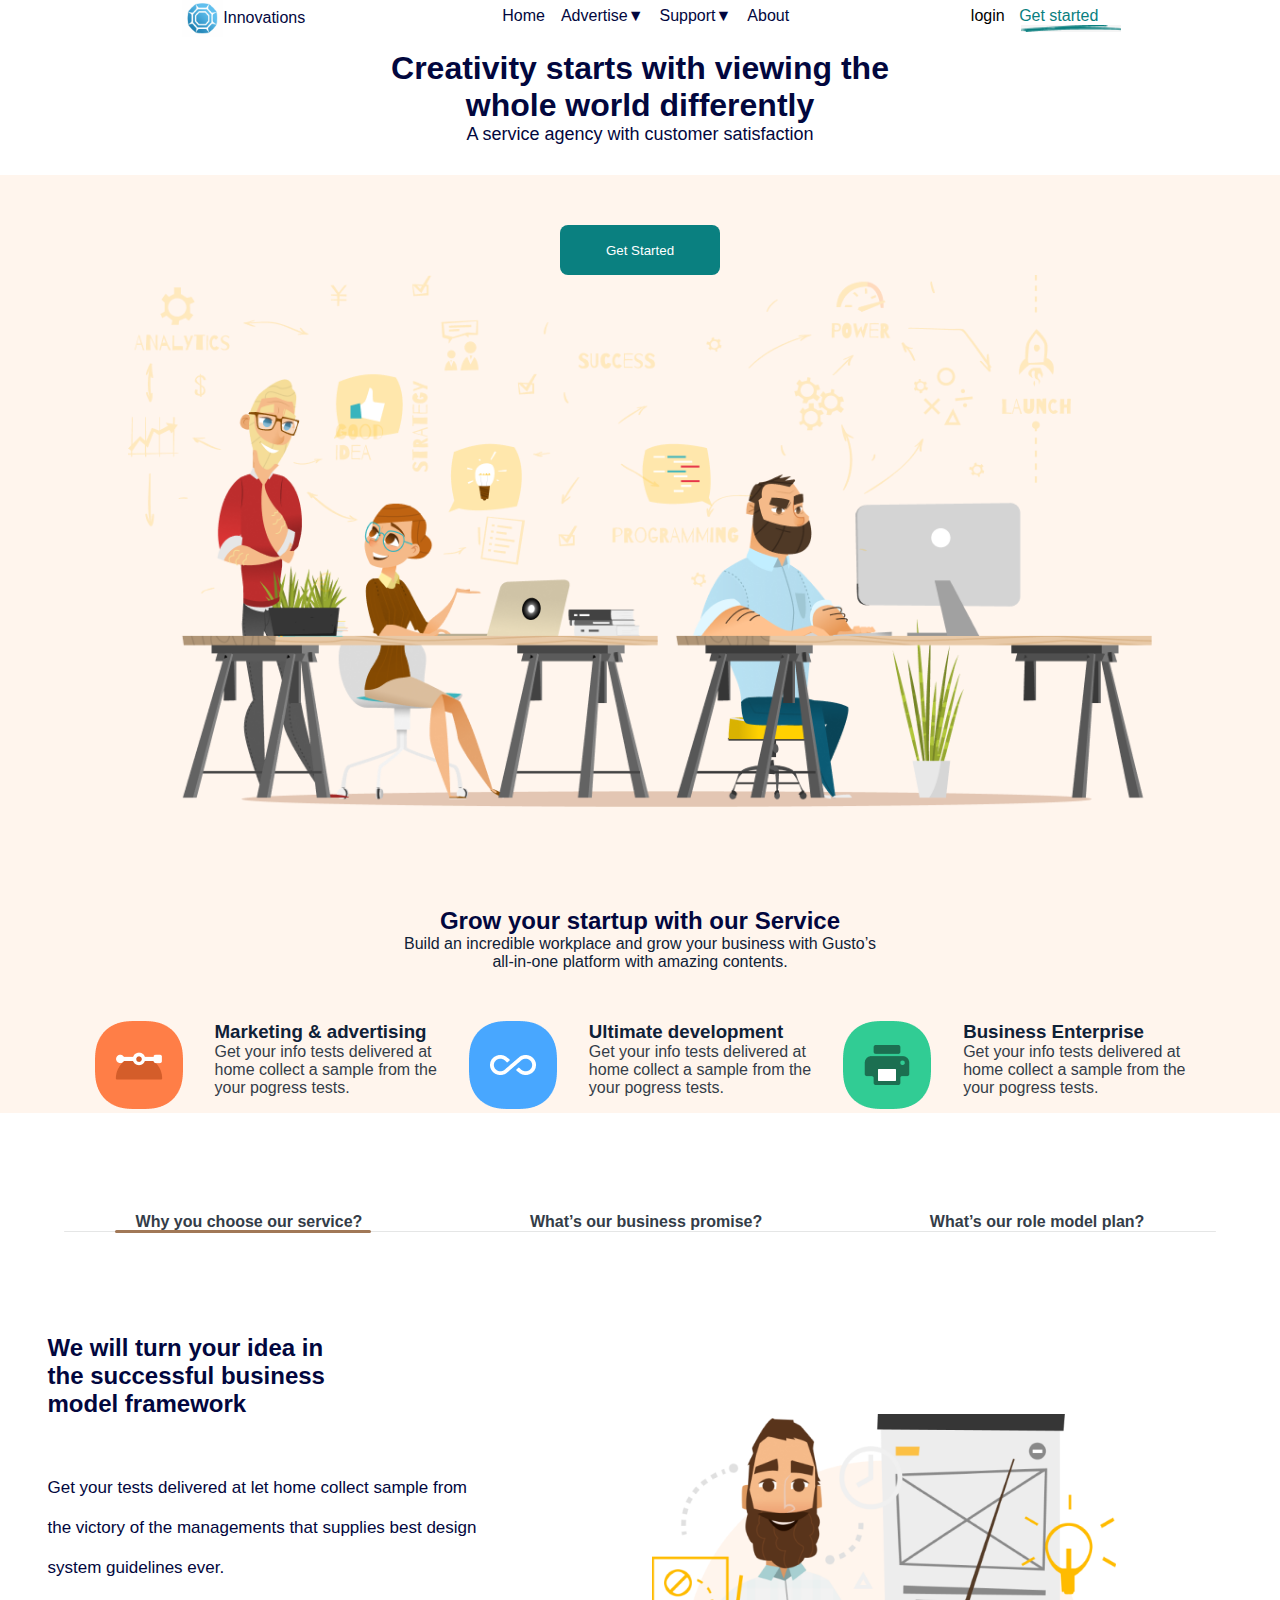
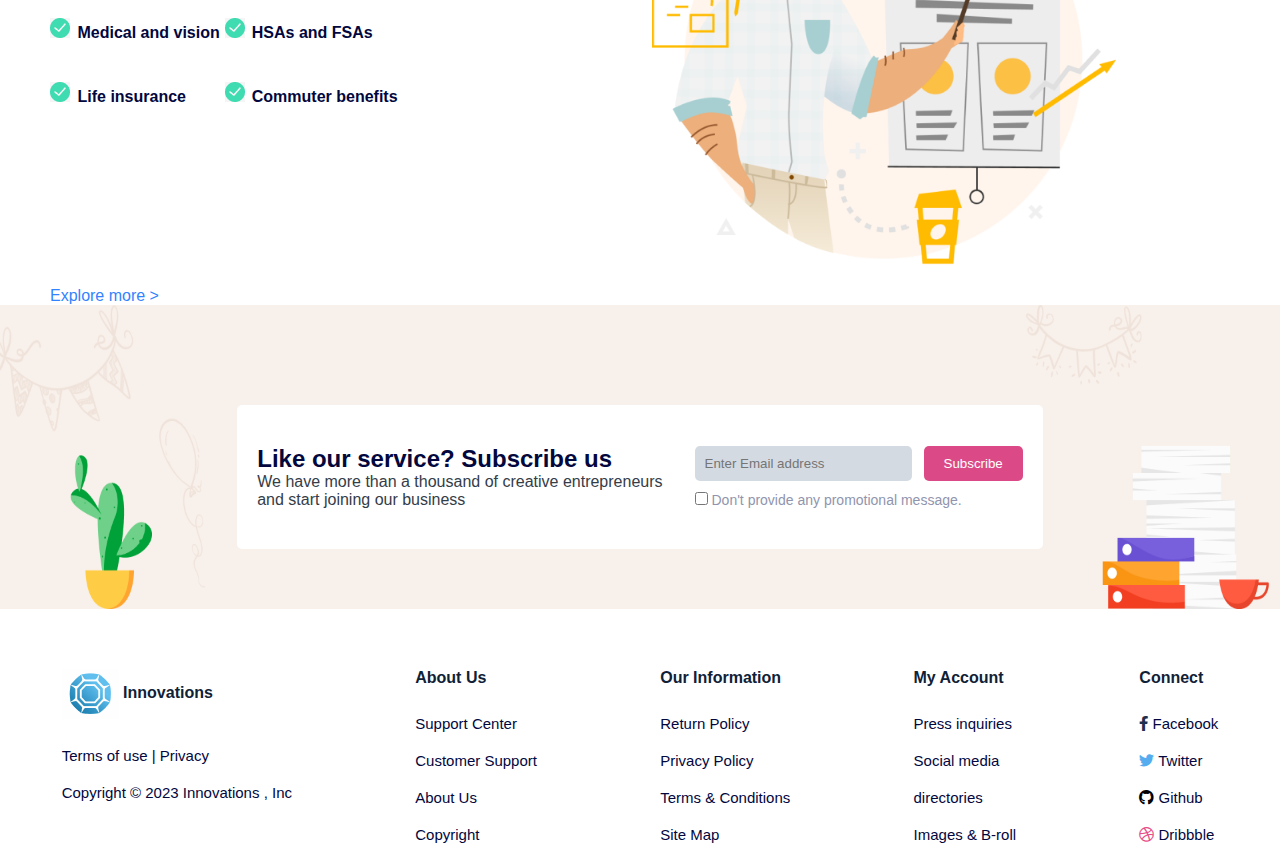
<file: index.html>
<!DOCTYPE html>
<html lang="en">

<head>
    <meta charset="UTF-8">
    <meta name="viewport" content="width=device-width, initial-scale=1">
    <title>Home page</title>
    <link rel="stylesheet" href="./style.css" />
    <link href="https://fonts.cdnfonts.com/css/b612" rel="stylesheet">
    <link rel="stylesheet" href="https://cdnjs.cloudflare.com/ajax/libs/font-awesome/6.0.0-beta3/css/all.min.css">
</head>

<body>

<header>

    <nav>
        <a href="./index.html" class="logo_text"> <img class="logo" src="./images/logo.png" alt="innovations_logo"/>Innovations</a>
        <ul class="menu">
            <li><a class="custom-link" href="./index.html"> Home</a></li>
            <li><a class="custom-link" href="./advertise.html"> Advertise&#9660;</a></li>
            <li><a class="custom-link" href="./contact_us.html"> Support&#9660;</a></li>
            <li><a class="custom-link" href="./about_us.html"> About</a></li>
        </ul>
        <div class="right-nav">
                <a href="#">login</a>
                <a id="get_started" href="#">Get started</a>
            <div class="underline">
                <img src="images/lines_png.png" alt="underline">
            </div>
        </div>
        <div class="mobile-nav" id="burger">
            <i class="fa-solid fa-bars" style="color: #02073E;" id="burgerIcon"></i>
        </div>
        <div class="mobile-menu" id="mobileMenu">
            <ul>
                <li><a class="custom-link" href="./index.html"> Home</a></li>
                <li><a class="custom-link" href="./advertise.html"> Advertise&#9660;</a></li>
                <li><a class="custom-link" href="./contact_us.html"> Support&#9660;</a></li>
                <li><a class="custom-link" href="./about_us.html"> About</a></li>
                <li><a href="#">login</a></li>
                <li><a href="#">Get started</a></li>
            </ul>
        </div>
    </nav>
</header>
<div>
    <h1>Creativity starts with viewing the<br /> whole world differently</h1>
    <p class="h1_description">A service agency with customer satisfaction</p>
</div>
<div class="background">
    <button class="get_started_button"><a href="#get_started_scroll">Get Started</a></button>
    <img class="image_position" src="images/landing_page.png" alt="figma image">
    <h2 id="get_started_scroll">Grow your startup with our Service</h2>
    <p class="background_description">Build an incredible workplace and grow your business with
        Gusto’s<br/>all-in-one
        platform with amazing contents.</p>

        <div class="services_dev">
            <div class="services">
                    <div>
                        <img src="./images/red_icon.png" alt="service 1">
                    </div>
                    <div>
                        <h3>Marketing & advertising</h3>
                        <p>Get your info tests delivered at<br />home collect a sample from the<br />your pogress tests.</p>
                    </div>
                </div>
                <div class="services">
                    <div>
                        <img src="./images/blue_icon.png" alt="service 2">
                    </div>
                    <div>
                        <h3>Ultimate development</h3>
                        <p>Get your info tests delivered at<br />home collect a sample from the<br />your pogress tests.</p>
                    </div>
                </div>
                <div class="services">
                    <div>
                        <img src="./images/green_icon.png" alt="service 3">
                    </div>
                    <div>
                        <h3>Business Enterprise</h3>
                        <p>Get your info tests delivered at<br />home collect a sample from the<br />your pogress tests.</p>
                    </div>
                </div>
            </div>
    </div>
<div class="questions">
    <p>Why you choose our service?</p>
    <p>What’s our business promise?</p>
    <p>What’s our role model plan?</p>
</div>
<div class="back-line"></div>
<div class="front-line"></div>
<div class="middle">
    <div>
        <h2 class="h2-middle">We will turn your idea in<br />the successful business<br />model framework</h2>
        <p class="middle_p">Get your tests delivered at let home collect sample from<br />the victory of the
            managements
            that supplies best design<br />system guidelines ever.</p>
            <div class="green_mark_text">
            <ul>
                <li>Medical and vision</li>
                <li>Life insurance</li>
            </ul>
            <div>
                <ul>
                    <li>HSAs and FSAs</li>
                    <li>Commuter benefits</li>
                </ul>
            </div>
        </div>
    </div>
    <div>
        <img class="illustration" src="./images/illustration.png" alt="middle image">
    </div>
</div>
<a class="explore_more" href="./advertise.html">Explore more ></a>
<!--<section class="gray-background">
    <h2>Other services you must appreciate</h2>
    <p class="background_description">Focus only on the meaning, we take care of the design. As soon as
        the<br />meeting end you can export in one click into your preferred.</p>
    <div class="services-container">
        <div class="service">
            <img src="./images/second_red_icon.png" alt="3D modeling & art icon">
            <div class="service-content">
                <h3>3D modeling & art</h3>
                <p>Get your info tests delivered at<br />home collect a sample from the<br />your pogress tests.</p>
                <a href="#">Learn more ></a>
            </div>
        </div>
        <div class="service">
            <img src="./images/purple_icon.png" alt="3D modeling & art icon">
            <div class="service-content">
                <h3>3D modeling & art</h3>
                <p>Get your info tests delivered at<br />home collect a sample from the<br />your pogress tests.</p>
                <a href="#">Learn more ></a>
            </div>
        </div>
        <div class="service">
            <img src="./images/second_blue_icon.png" alt="3D modeling & art icon">
            <div class="service-content">
                <h3>3D modeling & art</h3>
                <p>Get your info tests delivered at<br />home collect a sample from the<br />your pogress tests.</p>
                <a href="#">Learn more ></a>
            </div>
        </div>
        <div class="service">
            <img src="./images/red_icon.png" alt="3D modeling & art icon">
            <div class="service-content">
                <h3>3D modeling & art</h3>
                <p>Get your info tests delivered at<br />home collect a sample from the<br />your pogress tests.</p>
                <a href="#">Learn more ></a>
            </div>
        </div>
        <div class="service">
            <img src="./images/blue_icon.png" alt="3D modeling & art icon">
            <div class="service-content">
                <h3>3D modeling & art</h3>
                <p>Get your info tests delivered at<br />home collect a sample from the<br />your pogress tests.</p>
                <a href="#">Learn more ></a>
            </div>
        </div>
        <div class="service">
            <img src="./images/rose.png" alt="3D modeling & art icon">
            <div class="service-content">
                <h3>3D modeling & art</h3>
                <p>Get your info tests delivered at<br />home collect a sample from the<br />your pogress tests.</p>
                <a href="#">Learn more ></a>
            </div>
        </div>
    </div>
</section>-->
<section class="subscribe-background">
    <div class="content-container">
        <div class="white-background">
            <div>
                <h2 class="subscribe-h2">Like our service? Subscribe us
                </h2>
                <p>We have more than a thousand of creative entrepreneurs<br />and start joining our business</p>
            </div>
            <div class="input-container">
                <div class="sub-bar">
                    <div>
                        <!--<label for="email">Email Address </label>-->
                        <input class="subscribe-input" type="email" id="email" placeholder="Enter Email address">
                    </div>
                    <div>
                        <button class="subscribe-btn">Subscribe</button>
                    </div>
                </div>
                <div>
                    <input type="checkbox" id="promotionalMessage">
                    <label for="promotionalMessage">Don't provide any promotional message.</label>
                </div>
            </div>
            <!--<button class="subscribe-btn">Subscribe</button>-->
        </div>
    </div>
</section>

<footer>
    <div class="footer-container">
        <div class="footer-section">
            <h4>
                <img src="./images/logo.png" alt="Innovations Logo" class="footer-logo">
                Innovations
            </h4>
            <ul>
                <li>Terms of use | Privacy</li>
                <li>Copyright © 2023 Innovations , Inc</li>
            </ul>
        </div>
        <div class="footer-section">
            <h4>About Us</h4>
            <ul>
                <li>Support Center</li>
                <li>Customer Support</li>
                <li>About Us</li>
                <li>Copyright</li>
            </ul>
        </div>
        <div class="footer-section">
            <h4>Our Information</h4>
            <ul>
                <li>Return Policy</li>
                <li>Privacy Policy</li>
                <li>Terms & Conditions</li>
                <li>Site Map</li>
            </ul>
        </div>
        <div class="footer-section">
            <h4>My Account</h4>
            <ul>
                <li>Press inquiries</li>
                <li>Social media</li>
                <li>directories</li>
                <li>Images & B-roll</li>
            </ul>
        </div>
        <div class="footer-section">
            <h4>Connect</h4>
            <ul>
                <li><a href="#"><i class="fa-brands fa-facebook-f" style="color: #1E3050;"></i> Facebook</a></li>
                <li><a href="#"><i class="fa-brands fa-twitter" style="color: #55acee;"></i> Twitter</a></li>
                <li><a href="#"><i class="fa-brands fa-github" style="color: #000000;"></i> Github</a></li>
                <li><a href="#"><i class="fab fa-dribbble" style="color: #e74d87;"></i> Dribbble</a></li>
            </ul>
        </div>
    </div>
</footer>
<script src="./app.js"></script>
</body>

</html>
</file>
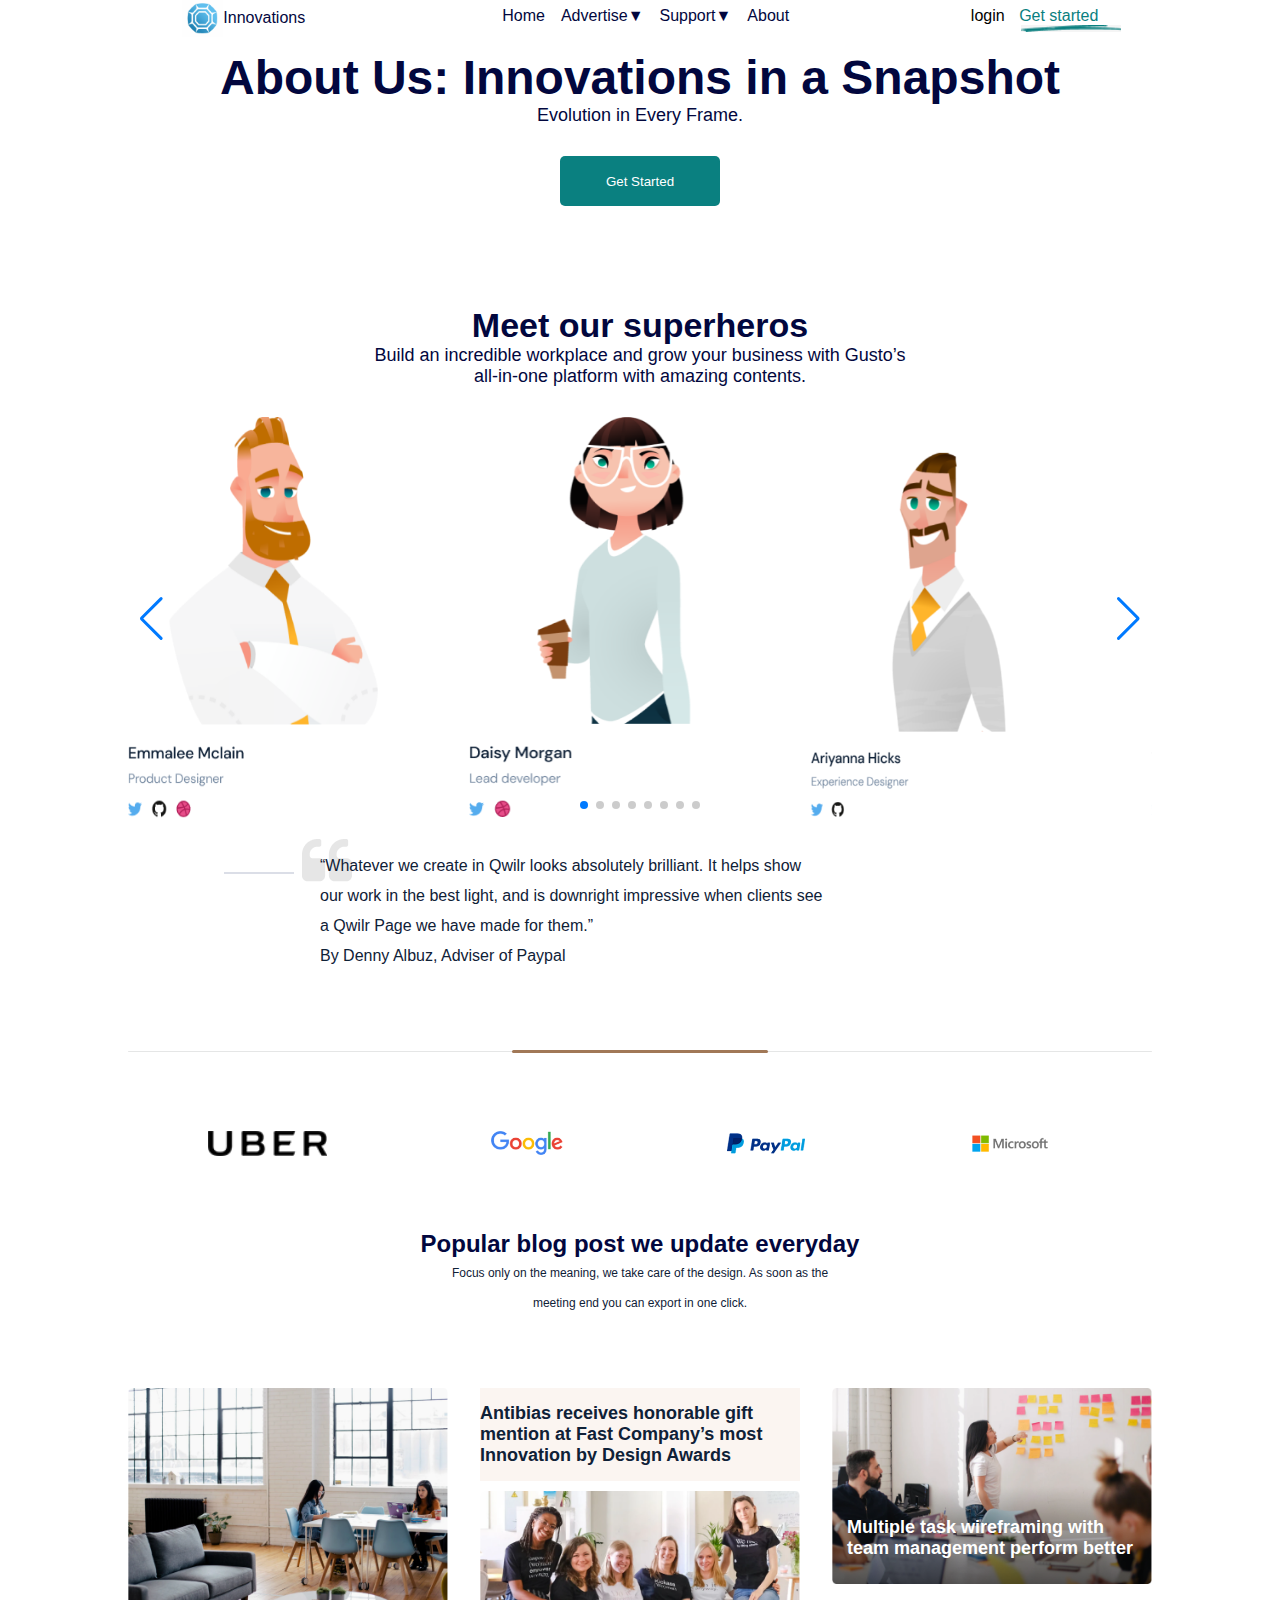
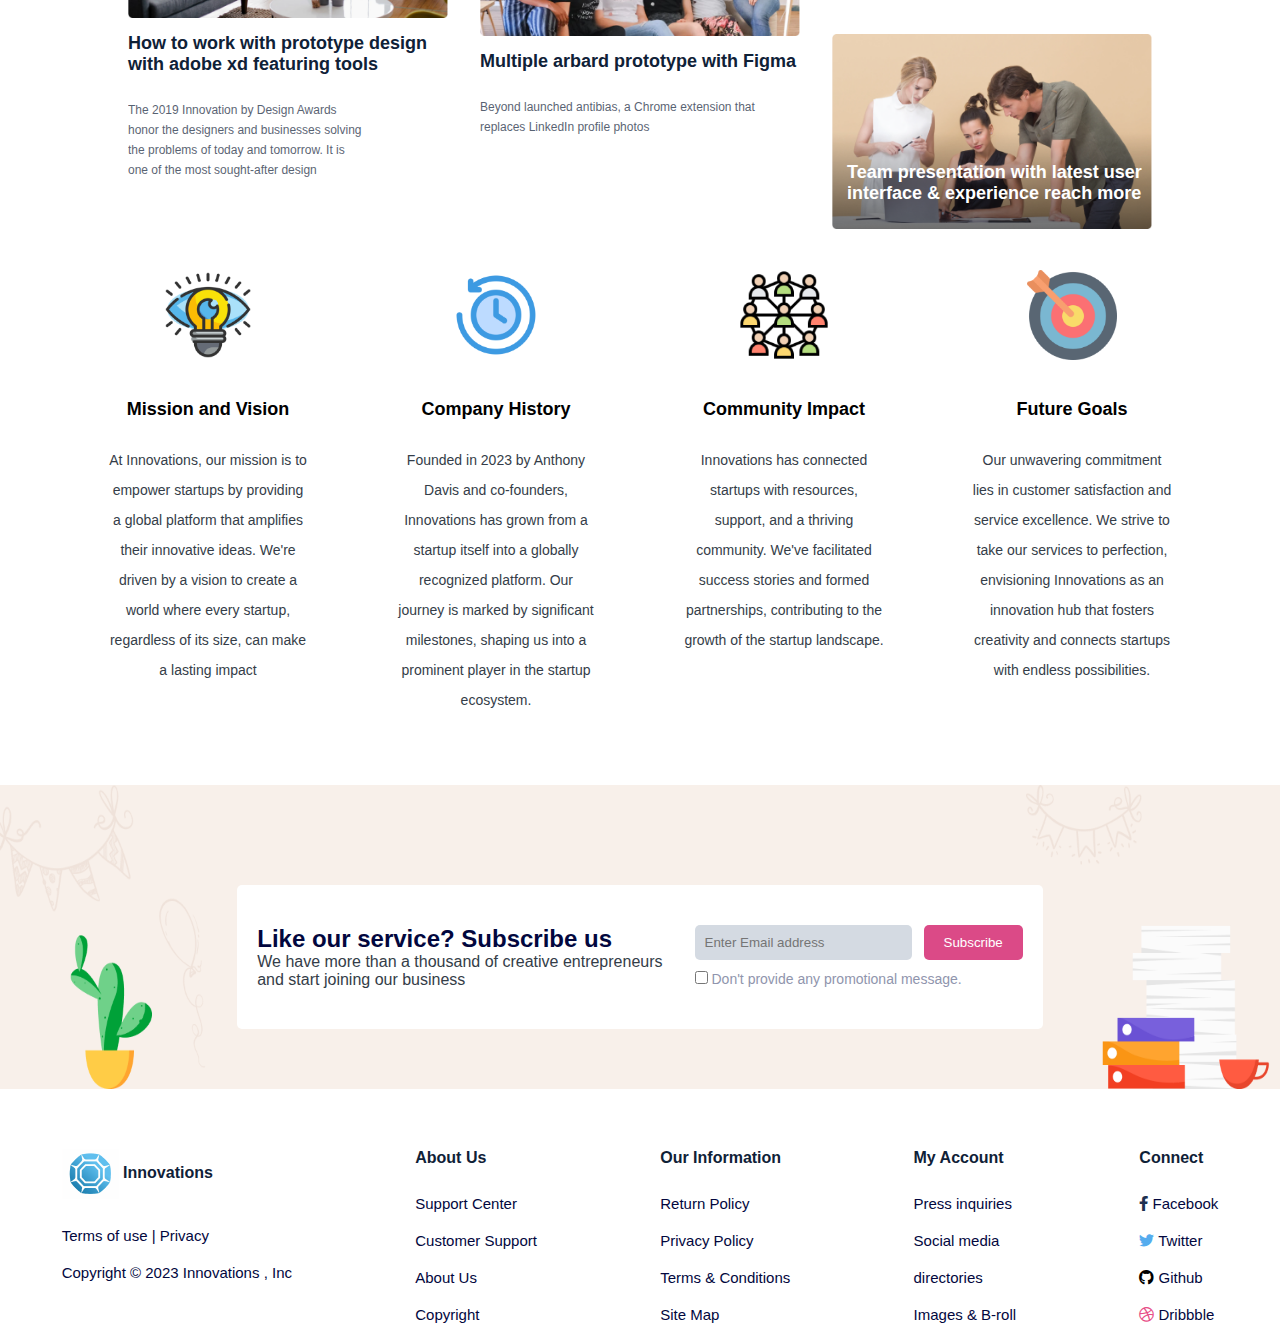
<file: about_us.html>
<!DOCTYPE html>
<html lang="en">

<head>
    <meta charset="UTF-8">
    <meta name="viewport" content="width=device-width, initial-scale=1">
    <title>About us</title>
    <link href="https://fonts.cdnfonts.com/css/b612" rel="stylesheet">
    <link rel="stylesheet" href="https://cdnjs.cloudflare.com/ajax/libs/font-awesome/6.0.0-beta3/css/all.min.css">
    <link rel="stylesheet" href="https://cdn.jsdelivr.net/npm/swiper@10/swiper-bundle.min.css" />
    <link rel="stylesheet" href="about-us-style.css" />
</head>

<body>

<header>

    <nav>
        <a href="./index.html" class="logo_text"> <img class="logo" src="./images/logo.png" alt="innovations_logo"/>Innovations</a>
        <ul class="menu">
            <li><a class="custom-link" href="./index.html"> Home</a></li>
            <li><a class="custom-link" href="./advertise.html"> Advertise&#9660;</a></li>
            <li><a class="custom-link" href="./contact_us.html"> Support&#9660;</a></li>
            <li><a class="custom-link" href="./about_us.html"> About</a></li>
        </ul>
        <div class="right-nav">
            <a href="#">login</a>
            <a id="get_started" href="#">Get started</a>
            <div class="underline">
                <img src="images/lines_png.png" alt="underline">
            </div>
        </div>
        <div class="mobile-nav" id="burger">
            <i class="fa-solid fa-bars" style="color: #02073E;" id="burgerIcon"></i>
        </div>
        <div class="mobile-menu" id="mobileMenu">
            <ul>
                <li><a class="custom-link" href="./index.html"> Home</a></li>
                <li><a class="custom-link" href="./advertise.html"> Advertise&#9660;</a></li>
                <li><a class="custom-link" href="./contact_us.html"> Support&#9660;</a></li>
                <li><a class="custom-link" href="./about_us.html"> About</a></li>
                <li><a href="#">login</a></li>
                <li><a href="#">Get started</a></li>
            </ul>
        </div>
    </nav>
</header>
<div class="top">
    <h1>About Us: Innovations in a Snapshot</h1>
    <p class="h1_description">Evolution in Every Frame.</p>
    <button class="get_started_button"><a style="text-decoration: none;color: inherit"
                                          href="#get_started_scroll">Get Started</a></button>
    <h2>Meet our superheros</h2>
    <p>Build an incredible workplace and grow your business with Gusto’s<br />all-in-one platform with amazing
        contents.</p>
</div>

<section class="middle-content">
    <div class="CoFounders">
        <div class="swiper mySwiper">
            <div class="swiper-wrapper">
                <div class="swiper-slide"><img src="./images/Emmalee%20Mclain.png" alt="first co founder"></div>
                <div class="swiper-slide"><img src="./images/Daisy%20Morgan.png" alt="second co founder"></div>
                <div class="swiper-slide"><img src="./images/Ariyanna%20Hicks.png" alt="third co founder"></div>
                <div class="swiper-slide"><img src="images/Yamilet%20Hooker.png" alt="fourth co founder"></div>
                <div class="swiper-slide"><img src="./images/Emmalee%20Mclain.png" alt="first co founder"></div>
                <div class="swiper-slide"><img src="./images/Daisy%20Morgan.png" alt="second co founder"></div>
                <div class="swiper-slide"><img src="./images/Ariyanna%20Hicks.png" alt="third co founder"></div>
                <div class="swiper-slide"><img src="images/Yamilet%20Hooker.png" alt="fourth co founder"></div>
            </div>
            <div class="swiper-button-next"></div>
            <div class="swiper-button-prev"></div>
            <div class="swiper-pagination"></div>
        </div>

        <!-- Swiper JS -->
        <script src="https://cdn.jsdelivr.net/npm/swiper@10/swiper-bundle.min.js"></script>

        <!-- Initialize Swiper -->
        <script>
            var swiper = new Swiper(".mySwiper", {
                slidesPerView: 3,
                spaceBetween: 0,
                loop: true,
                pagination: {
                    el: ".swiper-pagination",
                    clickable: true,
                },
                navigation: {
                    nextEl: ".swiper-button-next",
                    prevEl: ".swiper-button-prev",
                },
                breakpoints:{
                    300:{
                        slidesPerView: 1,
                    },
                    600:{
                        slidesPerView: 2,
                    },
                    900:{
                        slidesPerView: 3,
                    }
                },
            });
        </script>
    </div>
    <div class="description-background">
        <div class="dash-div">
            <img class="dash" src="./images/dash.png" alt="background dash image">
            <div class="long-description">
                <p>“Whatever we create in Qwilr looks absolutely brilliant. It helps show<br />our work in the best light,
                    and is downright impressive when clients see<br />a Qwilr Page we have made for them.”</p>
                <p>By Denny Albuz, Adviser of Paypal</p>
            </div>
        </div>
        <div class="position">
            <div class="back-line"></div>
            <div class="front-line"></div>
        </div>
        <div class="logos">
            <div class="logos-slide">
                <img src="./images/uber.png" alt="first logo"/>
                <img src="./images/google.png" alt="second logo"/>
                <img src="./images/paypal.png" alt="third logo"/>
                <img src="./images/microsoft.png" alt="fourth logo"/>
                <img src="./images/dribbble.png" alt="fifth logo"/>
            </div>
            <div class="logos-slide">
                <img src="./images/uber.png" alt="first logo"/>
                <img src="./images/google.png" alt="second logo"/>
                <img src="./images/paypal.png" alt="third logo"/>
                <img src="./images/microsoft.png" alt="fourth logo"/>
                <img src="./images/dribbble.png" alt="fifth logo"/>
            </div>
        </div>
    </div>


</section>
<section class="bottom-background">
    <h2>Popular blog post we update everyday</h2>
    <p class="bottom-paragraph">Focus only on the meaning, we take care of the design. As soon as the<br />
        meeting end you can export in one click.</p>
    <div class="blog-container">
        <div class="column">
            <img src="./images/blog1.png" alt="Image 1">
            <h3>How to work with prototype design with adobe xd featuring tools</h3>
            <p>The 2019 Innovation by Design Awards<br/>
                honor the designers and businesses solving<br/>
                the problems of today and tomorrow. It is<br/>
                one of the most sought-after design</p>
        </div>
        <div class="column">
            <h3 id="FBF5F1">Antibias receives honorable gift mention at Fast Company’s most Innovation by Design Awards</h3>
            <img src="./images/blog2.png" alt="Image 2">
            <h3>Multiple arbard prototype with Figma</h3>
            <p>Beyond launched antibias, a Chrome extension that replaces LinkedIn profile photos</p>
        </div>
        <div class="column">
            <div class="img-container pic-margin">
                <img src="./images/blog3.png" alt="Image 3">
                <h3 class="overlay-title">Multiple task wireframing with team management perform better</h3>
            </div>
            <div class="img-container ">
                <img src="./images/blog4.png" alt="Image 4">
                <h3 class="overlay-title">Team presentation with latest user interface & experience reach more</h3>
            </div>
        </div>
    </div>
    <div class="container" id="get_started_scroll">
        <div class="card">
            <img src="./images/first-bottom-icon.png" alt="Mission and Vision">
            <h3>Mission and Vision</h3>
            <p>At Innovations, our mission is to empower startups by providing a global platform that amplifies their innovative ideas. We're driven by a vision to create a world where every startup, regardless of its size, can make a lasting impact</p>
        </div>
        <div class="card">
            <img src="./images/second-bottom-icon.png" alt="Company History">
            <h3>Company History</h3>
            <p>Founded in 2023 by Anthony Davis and co-founders, Innovations has grown from a startup itself into a globally recognized platform. Our journey is marked by significant milestones, shaping us into a prominent player in the startup ecosystem.</p>
        </div>
        <div class="card">
            <img src="./images/third-bottom-icon.png" alt="Community Impact">
            <h3>Community Impact</h3>
            <p>Innovations has connected startups with resources, support, and a thriving community. We've facilitated success stories and formed partnerships, contributing to the growth of the startup landscape.</p>
        </div>
        <div class="card">
            <img src="./images/fourth-bottom-icon.png" alt="Future Goals">
            <h3>Future Goals</h3>
            <p>Our unwavering commitment lies in customer satisfaction and service excellence. We strive to take our services to perfection, envisioning Innovations as an innovation hub that fosters creativity and connects startups with endless possibilities.</p>
        </div>
    </div>

</section>
<section class="subscribe-background">
    <div class="content-container">
        <div class="white-background">
            <div>
                <h2 class="subscribe-h2">Like our service? Subscribe us
                </h2>
                <p>We have more than a thousand of creative entrepreneurs<br />and start joining our business</p>
            </div>
            <div class="input-container">
                <div class="sub-bar">
                    <div>
                        <!--<label for="email">Email Address </label>-->
                        <input class="subscribe-input" type="email" id="email" placeholder="Enter Email address">
                    </div>
                    <div>
                        <button class="subscribe-btn">Subscribe</button>
                    </div>
                </div>
                <div>
                    <input type="checkbox" id="promotionalMessage">
                    <label for="promotionalMessage">Don't provide any promotional message.</label>
                </div>
            </div>
            <!--<button class="subscribe-btn">Subscribe</button>-->
        </div>
    </div>
</section>

<footer>
    <div class="footer-container">
        <div class="footer-section">
            <h4>
                <img src="./images/logo.png" alt="Innovations Logo" class="footer-logo">
                Innovations
            </h4>
            <ul>
                <li>Terms of use | Privacy</li>
                <li>Copyright © 2023 Innovations , Inc</li>
            </ul>
        </div>
        <div class="footer-section">
            <h4>About Us</h4>
            <ul>
                <li>Support Center</li>
                <li>Customer Support</li>
                <li>About Us</li>
                <li>Copyright</li>
            </ul>
        </div>
        <div class="footer-section">
            <h4>Our Information</h4>
            <ul>
                <li>Return Policy</li>
                <li>Privacy Policy</li>
                <li>Terms & Conditions</li>
                <li>Site Map</li>
            </ul>
        </div>
        <div class="footer-section">
            <h4>My Account</h4>
            <ul>
                <li>Press inquiries</li>
                <li>Social media</li>
                <li>directories</li>
                <li>Images & B-roll</li>
            </ul>
        </div>
        <div class="footer-section">
            <h4>Connect</h4>
            <ul>
                <li><a href="#"><i class="fa-brands fa-facebook-f" style="color: #1E3050;"></i> Facebook</a></li>
                <li><a href="#"><i class="fa-brands fa-twitter" style="color: #55acee;"></i> Twitter</a></li>
                <li><a href="#"><i class="fa-brands fa-github" style="color: #000000;"></i> Github</a></li>
                <li><a href="#"><i class="fab fa-dribbble" style="color: #e74d87;"></i> Dribbble</a></li>
            </ul>
        </div>
    </div>
</footer>
<script src="app.js"></script>
</body>

</html>
</file>
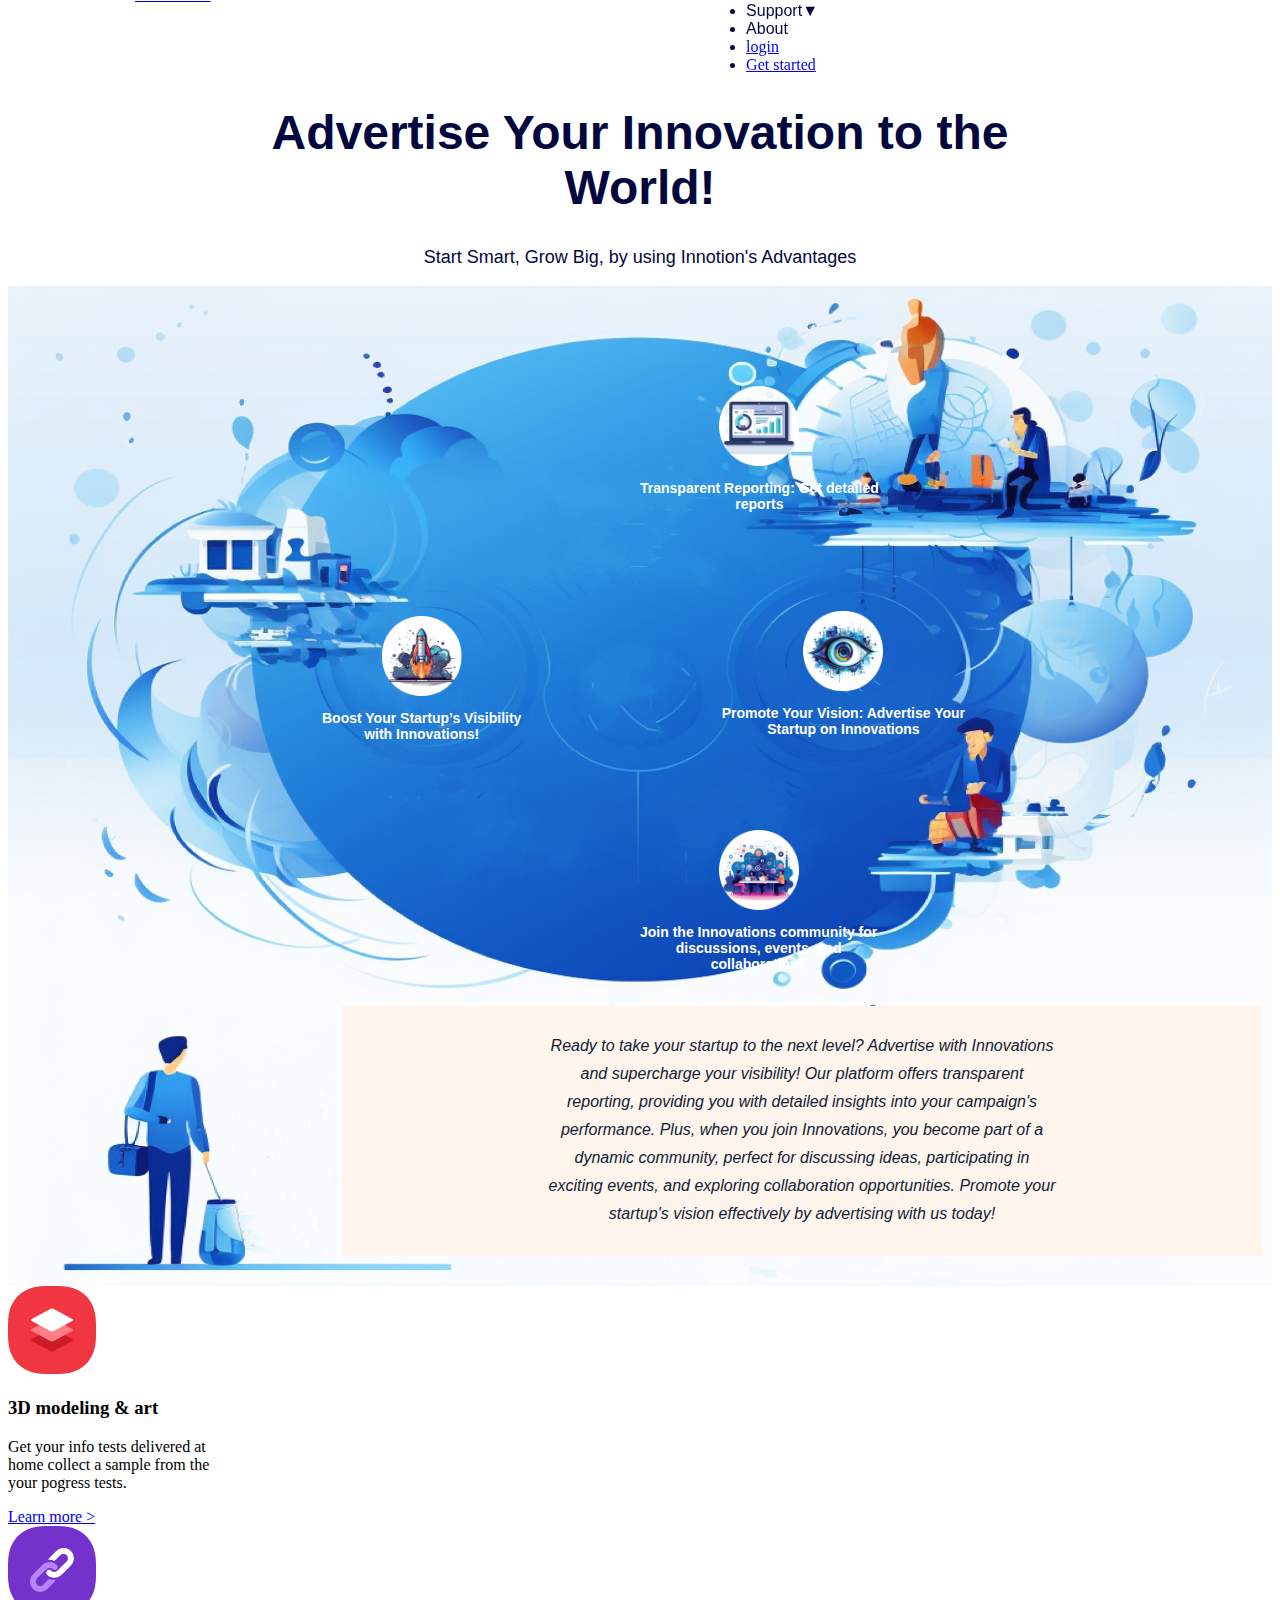
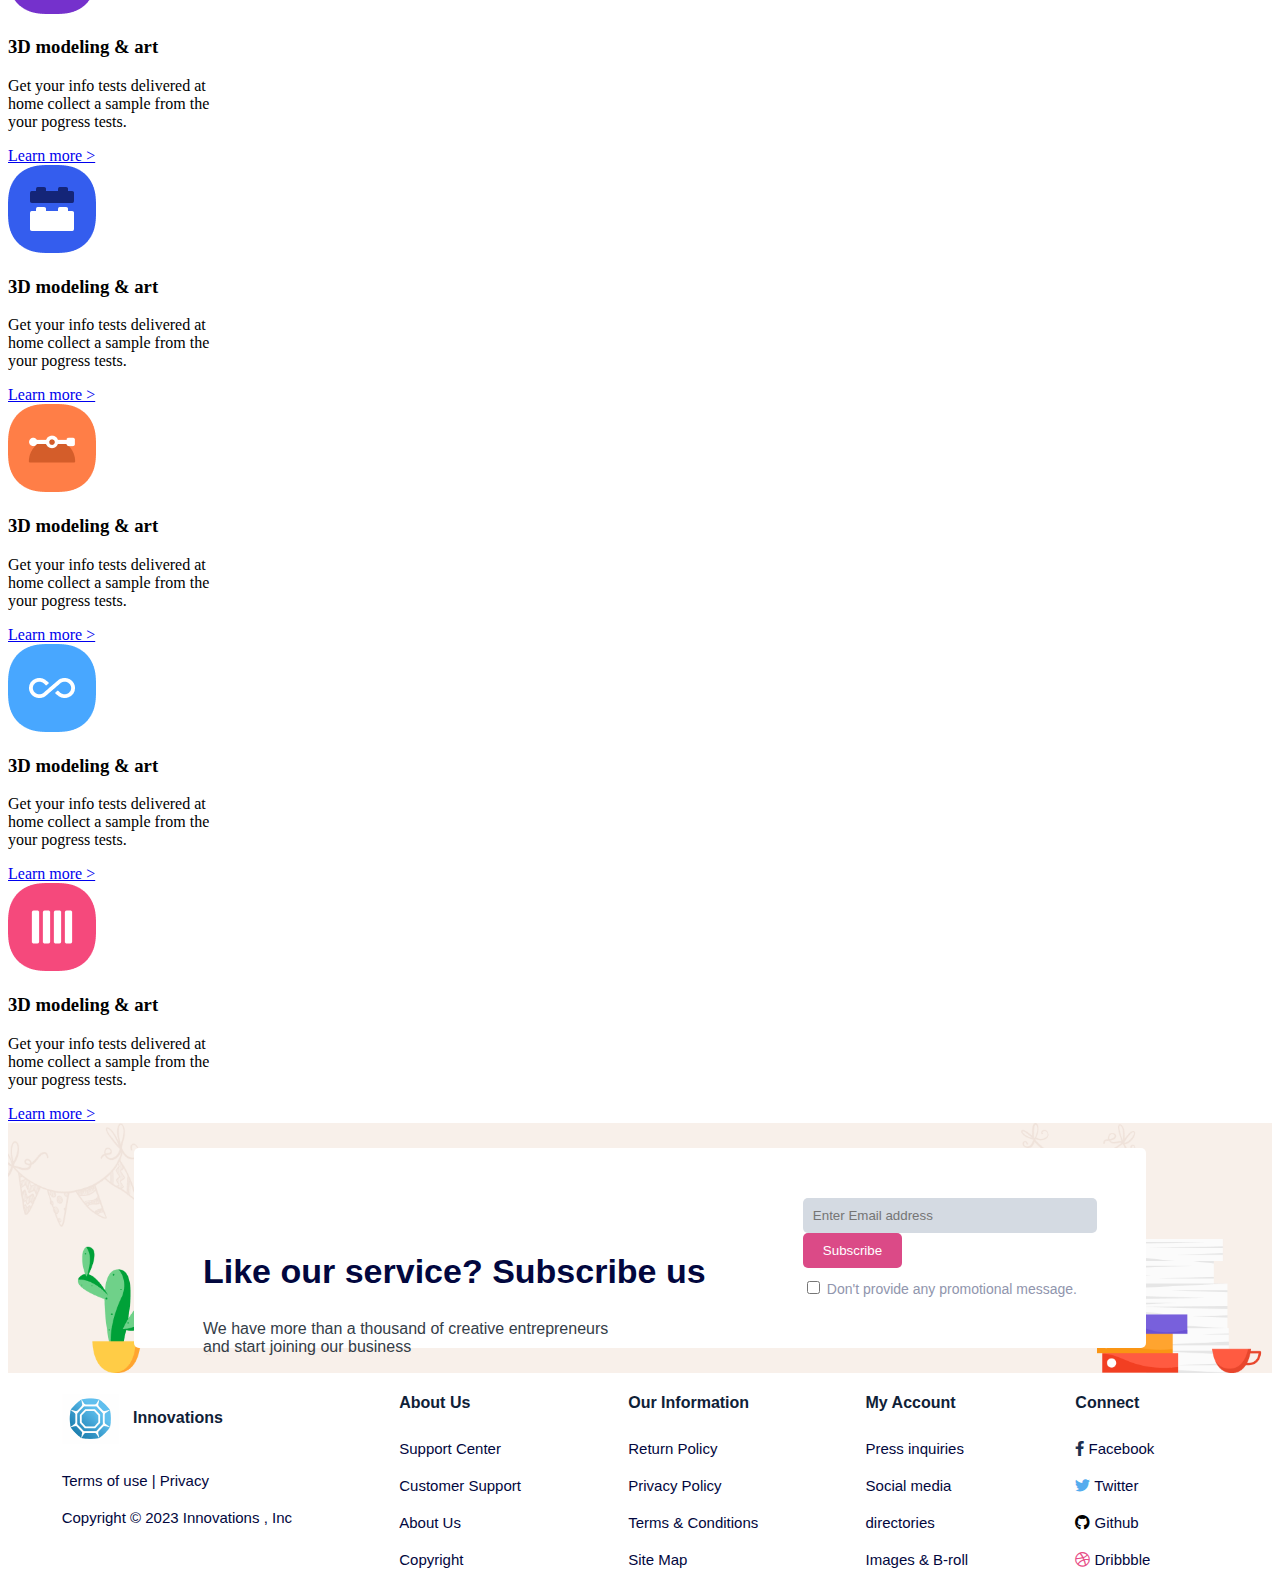
<file: advertise.html>
<!DOCTYPE html>
<html lang="en">

<head>
    <meta charset="UTF-8">
    <meta name="viewport" content="width=device-width, initial-scale=1">
    <title>Advertise</title>
    <link rel="stylesheet" href="./advertise_style.css" />
    <link href="https://fonts.cdnfonts.com/css/b612" rel="stylesheet">
    <link rel="stylesheet" href="https://cdnjs.cloudflare.com/ajax/libs/font-awesome/6.0.0-beta3/css/all.min.css">
</head>

<body>

<header>

    <nav>
        <a href="./index.html" class="logo_text"> <img class="logo" src="./images/logo.png" alt="innovations_logo"/>Innovations</a>
        <ul class="menu">
            <li><a class="custom-link" href="./index.html"> Home</a></li>
            <li><a class="custom-link" href="./advertise.html"> Advertise&#9660;</a></li>
            <li><a class="custom-link" href="./contact_us.html"> Support&#9660;</a></li>
            <li><a class="custom-link" href="./about_us.html"> About</a></li>
        </ul>
        <div class="right-nav">
            <a href="#">login</a>
            <a id="get_started" href="#">Get started</a>
            <div class="underline">
                <img src="images/lines_png.png" alt="underline">
            </div>
        </div>
        <div class="mobile-nav" id="burger">
            <i class="fa-solid fa-bars" style="color: #02073E;" id="burgerIcon"></i>
        </div>
        <div class="mobile-menu" id="mobileMenu">
            <ul>
                <li><a class="custom-link" href="./index.html"> Home</a></li>
                <li><a class="custom-link" href="./advertise.html"> Advertise&#9660;</a></li>
                <li><a class="custom-link" href="./contact_us.html"> Support&#9660;</a></li>
                <li><a class="custom-link" href="./about_us.html"> About</a></li>
                <li><a href="#">login</a></li>
                <li><a href="#">Get started</a></li>
            </ul>
        </div>
    </nav>
</header>
    <div>
        <h1>Advertise Your Innovation to the <br />World!</h1>
        <p class="h1_description">Start Smart, Grow Big, by using Innotion's Advantages</p>
    </div>

<div class="background-container">
    <div class="ring"></div>

    <div class="plus-container">
        <div class="icon-container top">
            <img src="./images/first-advertise-icon.png" alt="Transparent Reporting" class="icon">
            <p>Transparent Reporting: Get detailed<br />reports</p>
        </div>
        <div class="icon-container left">
            <img src="./images/second-advertise-icon.png" alt="Boost Your Startup" class="icon">
            <p>Boost Your Startup’s Visibility<br />with Innovations!</p>
        </div>
        <div class="icon-container right">
            <img src="./images/third-advertise-icon.png" alt="Promote Your Vision" class="icon">
            <p>Promote Your Vision: Advertise Your<br />Startup on Innovations</p>
        </div>
        <div class="icon-container bottom">
            <img src="./images/fourth-advertise-icon.png" alt="Join Innovations Community" class="icon">
            <p>Join the Innovations community for<br />discussions, events, and<br />collaborations</p>
        </div>
    </div>
    <div class="long-paragraph">
        <p>Ready to take your startup to the next level? Advertise with Innovations<br />and supercharge your
            visibility! Our platform offers transparent<br />reporting, providing you with detailed insights into
            your campaign's<br />performance. Plus, when you join Innovations, you become part of a<br />dynamic
            community, perfect for discussing ideas, participating in<br />exciting events, and exploring
            collaboration opportunities. Promote your<br />startup's vision effectively by advertising with us
            today!</p>
    </div>
</div>
<section class="gray-background">
    <div class="services-container">
        <div class="service">
            <img src="./images/second_red_icon.png" alt="3D modeling & art icon">
            <div class="service-content">
                <h3>3D modeling & art</h3>
                <p>Get your info tests delivered at<br />home collect a sample from the<br />your pogress tests.</p>
                <a href="#">Learn more ></a>
            </div>
        </div>
        <div class="service">
            <img src="./images/purple_icon.png" alt="3D modeling & art icon">
            <div class="service-content">
                <h3>3D modeling & art</h3>
                <p>Get your info tests delivered at<br />home collect a sample from the<br />your pogress tests.</p>
                <a href="#">Learn more ></a>
            </div>
        </div>
        <div class="service">
            <img src="./images/second_blue_icon.png" alt="3D modeling & art icon">
            <div class="service-content">
                <h3>3D modeling & art</h3>
                <p>Get your info tests delivered at<br />home collect a sample from the<br />your pogress tests.</p>
                <a href="#">Learn more ></a>
            </div>
        </div>
        <div class="service">
            <img src="./images/red_icon.png" alt="3D modeling & art icon">
            <div class="service-content">
                <h3>3D modeling & art</h3>
                <p>Get your info tests delivered at<br />home collect a sample from the<br />your pogress tests.</p>
                <a href="#">Learn more ></a>
            </div>
        </div>
        <div class="service">
            <img src="./images/blue_icon.png" alt="3D modeling & art icon">
            <div class="service-content">
                <h3>3D modeling & art</h3>
                <p>Get your info tests delivered at<br />home collect a sample from the<br />your pogress tests.</p>
                <a href="#">Learn more ></a>
            </div>
        </div>
        <div class="service">
            <img src="./images/rose.png" alt="3D modeling & art icon">
            <div class="service-content">
                <h3>3D modeling & art</h3>
                <p>Get your info tests delivered at<br />home collect a sample from the<br />your pogress tests.</p>
                <a href="#">Learn more ></a>
            </div>
        </div>
    </div>
</section>
<section class="subscribe-background">
    <div class="content-container">
        <div class="white-background">
            <div>
                <h2 class="subscribe-h2">Like our service? Subscribe us
                </h2>
                <p>We have more than a thousand of creative entrepreneurs<br />and start joining our business</p>
            </div>
            <div class="input-container">
                <div class="sub-bar">
                    <div>
                        <!--<label for="email">Email Address </label>-->
                        <input class="subscribe-input" type="email" id="email" placeholder="Enter Email address">
                    </div>
                    <div>
                        <button class="subscribe-btn">Subscribe</button>
                    </div>
                </div>
                <div>
                    <input type="checkbox" id="promotionalMessage">
                    <label for="promotionalMessage">Don't provide any promotional message.</label>
                </div>
            </div>
            <!--<button class="subscribe-btn">Subscribe</button>-->
        </div>
    </div>
</section>

<footer>
    <div class="footer-container">
        <div class="footer-section">
            <h4>
                <img src="./images/logo.png" alt="Innovations Logo" class="footer-logo">
                Innovations
            </h4>
            <ul>
                <li>Terms of use | Privacy</li>
                <li>Copyright © 2023 Innovations , Inc</li>
            </ul>
        </div>
        <div class="footer-section">
            <h4>About Us</h4>
            <ul>
                <li>Support Center</li>
                <li>Customer Support</li>
                <li>About Us</li>
                <li>Copyright</li>
            </ul>
        </div>
        <div class="footer-section">
            <h4>Our Information</h4>
            <ul>
                <li>Return Policy</li>
                <li>Privacy Policy</li>
                <li>Terms & Conditions</li>
                <li>Site Map</li>
            </ul>
        </div>
        <div class="footer-section">
            <h4>My Account</h4>
            <ul>
                <li>Press inquiries</li>
                <li>Social media</li>
                <li>directories</li>
                <li>Images & B-roll</li>
            </ul>
        </div>
        <div class="footer-section">
            <h4>Connect</h4>
            <ul>
                <li><a href="#"><i class="fa-brands fa-facebook-f" style="color: #1E3050;"></i> Facebook</a></li>
                <li><a href="#"><i class="fa-brands fa-twitter" style="color: #55acee;"></i> Twitter</a></li>
                <li><a href="#"><i class="fa-brands fa-github" style="color: #000000;"></i> Github</a></li>
                <li><a href="#"><i class="fab fa-dribbble" style="color: #e74d87;"></i> Dribbble</a></li>
            </ul>
        </div>
    </div>
</footer>
            <script src="./app.js"></script>
    </body>

</html>
</file>
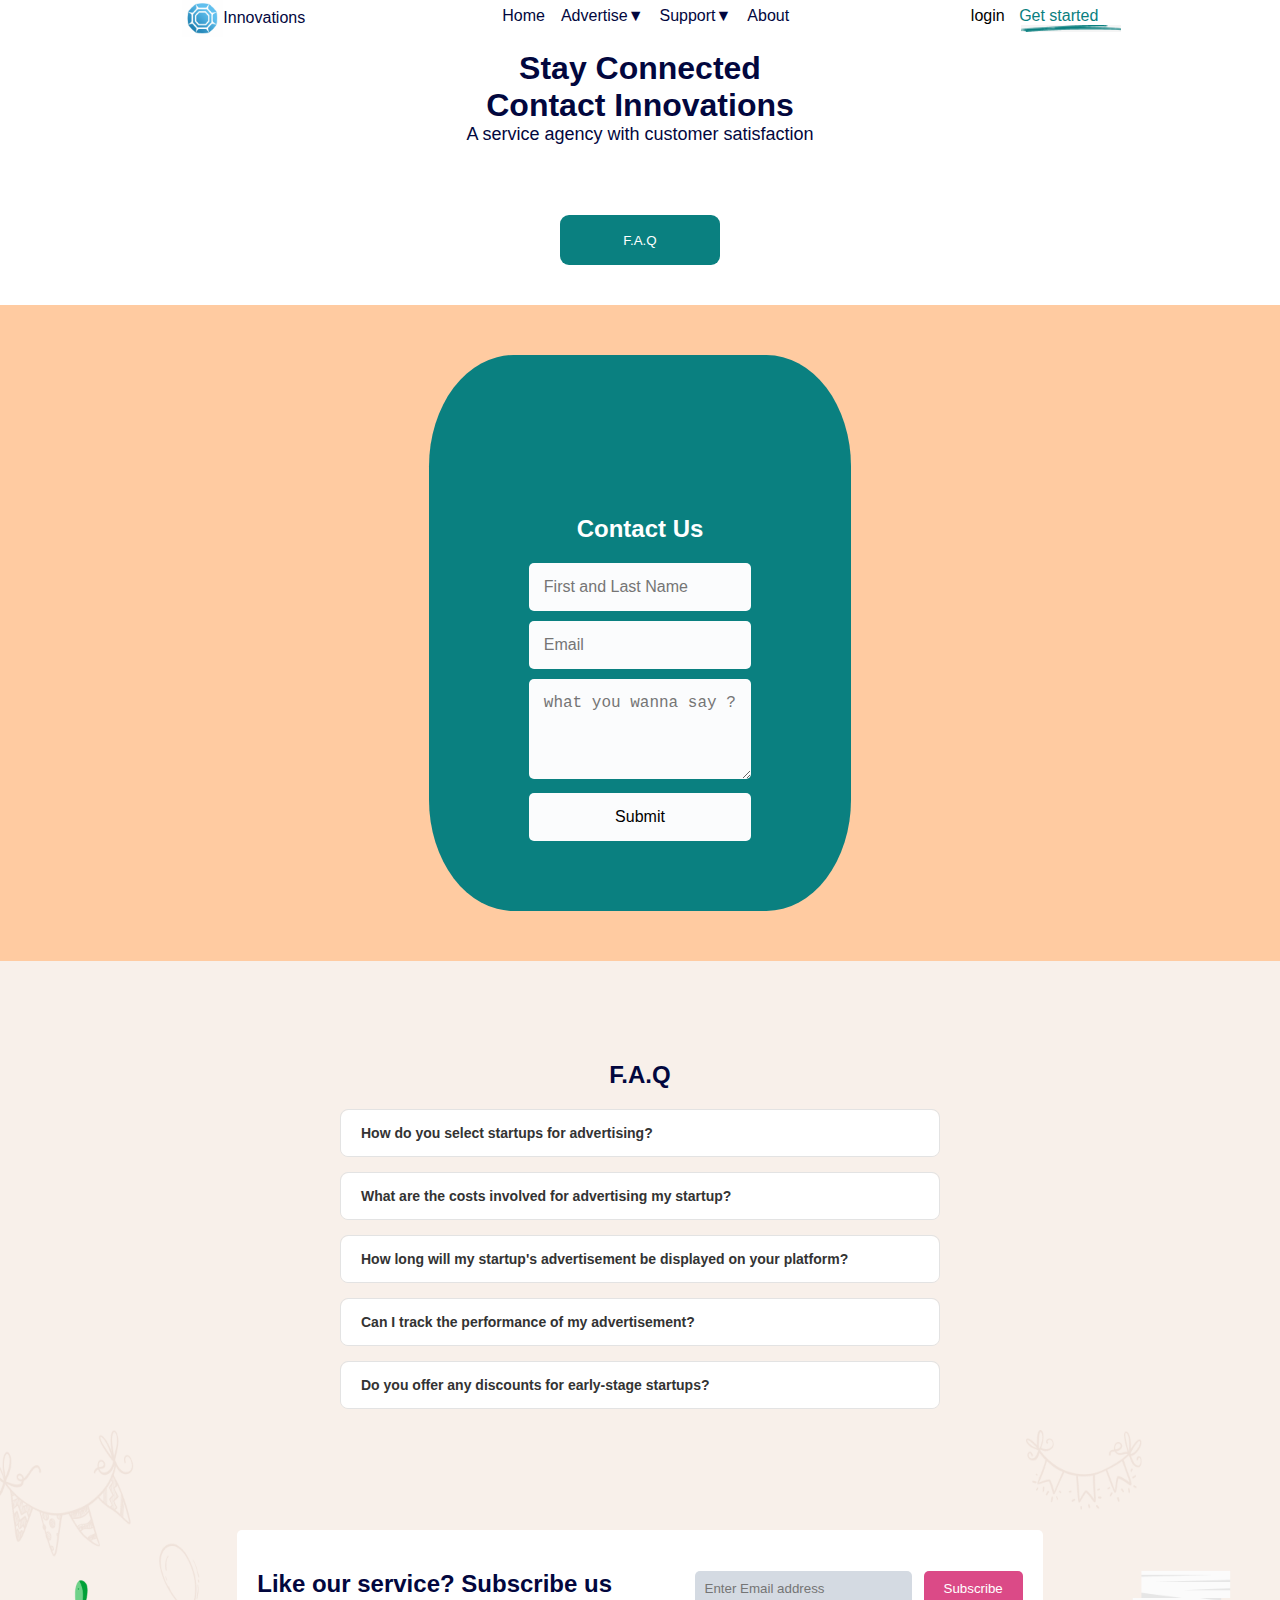
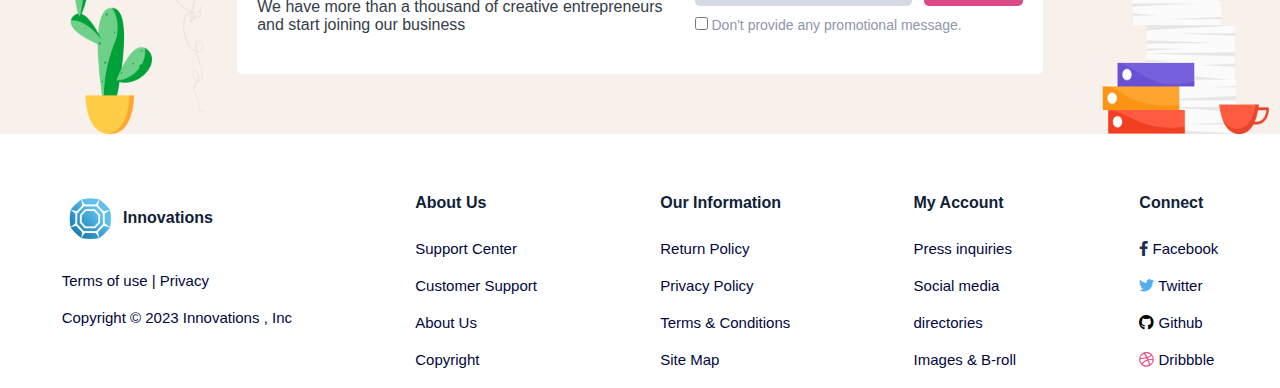
<file: contact_us.html>
<!DOCTYPE html>
<html lang="en">

<head>
    <meta charset="UTF-8">
    <meta name="viewport" content="width=device-width, initial-scale=1">
    <title>Contact us</title>
    <link href="https://fonts.cdnfonts.com/css/b612" rel="stylesheet">
    <link rel="stylesheet" href="https://cdnjs.cloudflare.com/ajax/libs/font-awesome/6.0.0-beta3/css/all.min.css">
    <link rel="stylesheet" href="./contact-us-style.css" />
</head>

<body>

<header>

    <nav>
        <a href="./index.html" class="logo_text"> <img class="logo" src="./images/logo.png" alt="innovations_logo"/>Innovations</a>
        <ul class="menu">
            <li><a class="custom-link" href="./index.html"> Home</a></li>
            <li><a class="custom-link" href="./advertise.html"> Advertise&#9660;</a></li>
            <li><a class="custom-link" href="./contact_us.html"> Support&#9660;</a></li>
            <li><a class="custom-link" href="./about_us.html"> About</a></li>
        </ul>
        <div class="right-nav">
            <a href="#">login</a>
            <a id="get_started" href="#">Get started</a>
            <div class="underline">
                <img src="images/lines_png.png" alt="underline">
            </div>
        </div>
        <div class="mobile-nav" id="burger">
            <i class="fa-solid fa-bars" style="color: #02073E;" id="burgerIcon"></i>
        </div>
        <div class="mobile-menu" id="mobileMenu">
            <ul>
                <li><a class="custom-link" href="./index.html"> Home</a></li>
                <li><a class="custom-link" href="./advertise.html"> Advertise&#9660;</a></li>
                <li><a class="custom-link" href="./contact_us.html"> Support&#9660;</a></li>
                <li><a class="custom-link" href="./about_us.html"> About</a></li>
                <li><a href="#">login</a></li>
                <li><a href="#">Get started</a></li>
            </ul>
        </div>
    </nav>
</header>
<div>
    <h1>Stay Connected <br/> Contact Innovations</h1>
    <p class="h1_description">A service agency with customer satisfaction</p>
    <button class="get_started_button"><a href="#get_started_scroll">F.A.Q</a></button>
</div>
<section class="Cbackground">
    <form class="contact-form" action="#" method="post">
        <h2>Contact Us</h2>
        <input class="Cname" type="text" placeholder="First and Last Name">
        <span class="error"> ! Type the first and the last name</span>
        <input class="Cemail" type="text" placeholder="Email">
        <span class="error"> ! Invalid email</span>
        <textarea class="Ctext" placeholder="what you wanna say ?"></textarea>
        <span class="error"> ! 50 word is required </span>
        <button type="submit">Submit</button>
    </form>
</section>
<section class="faq-background" id="get_started_scroll">
    <h2>F.A.Q</h2>
    <div class="faq-section">
        <div class="faq-item">
            <label class="faq-toggle">How do you select startups for advertising?
                <div class="faq-content">
                    <p>We carefully review each startup's vision, products or services, and market potential. Only those that meet our criteria of innovation and scalability are chosen for advertising.</p>
                </div>
            </label>
        </div>

        <div class="faq-item">
            <label class="faq-toggle">What are the costs involved for advertising my startup?
                <div class="faq-content">
                    <p>The cost varies based on the advertising package chosen. We offer basic, premium, and platinum packages. Contact our sales team for a detailed pricing structure.</p>
                </div>
            </label>
        </div>

        <div class="faq-item">
            <label class="faq-toggle">How long will my startup's advertisement be displayed on your platform?
                <div class="faq-content">
                    <p>Advertisements typically run for a month. However, extended campaigns can be customized according to the startup's needs and goals.</p>
                </div>
            </label>
        </div>

        <div class="faq-item">
            <label class="faq-toggle">Can I track the performance of my advertisement?
                <div class="faq-content">
                    <p>Yes, we provide a detailed analytics dashboard that lets you track the number of views, clicks, and other relevant metrics for your advertisement.</p>
                </div>
            </label>
        </div>

        <div class="faq-item">
            <label class="faq-toggle">Do you offer any discounts for early-stage startups?
                <div class="faq-content">
                    <p>We understand the challenges of early-stage startups. That's why we offer a special discount for startups that are less than a year old. Please reach out to our team for more details.</p>
                </div>
            </label>
        </div>
    </div>
</section>
<section class="subscribe-background">
    <div class="content-container">
        <div class="white-background">
            <div>
                <h2 class="subscribe-h2">Like our service? Subscribe us
                </h2>
                <p>We have more than a thousand of creative entrepreneurs<br />and start joining our business</p>
            </div>
            <div class="input-container">
                <div class="sub-bar">
                    <div>
                        <!--<label for="email">Email Address </label>-->
                        <input class="subscribe-input" type="email" id="email" placeholder="Enter Email address">
                    </div>
                    <div>
                        <button class="subscribe-btn">Subscribe</button>
                    </div>
                </div>
                <div>
                    <input type="checkbox" id="promotionalMessage">
                    <label for="promotionalMessage">Don't provide any promotional message.</label>
                </div>
            </div>
            <!--<button class="subscribe-btn">Subscribe</button>-->
        </div>
    </div>
</section>

<footer>
    <div class="footer-container">
        <div class="footer-section">
            <h4>
                <img src="./images/logo.png" alt="Innovations Logo" class="footer-logo">
                Innovations
            </h4>
            <ul>
                <li>Terms of use | Privacy</li>
                <li>Copyright © 2023 Innovations , Inc</li>
            </ul>
        </div>
        <div class="footer-section">
            <h4>About Us</h4>
            <ul>
                <li>Support Center</li>
                <li>Customer Support</li>
                <li>About Us</li>
                <li>Copyright</li>
            </ul>
        </div>
        <div class="footer-section">
            <h4>Our Information</h4>
            <ul>
                <li>Return Policy</li>
                <li>Privacy Policy</li>
                <li>Terms & Conditions</li>
                <li>Site Map</li>
            </ul>
        </div>
        <div class="footer-section">
            <h4>My Account</h4>
            <ul>
                <li>Press inquiries</li>
                <li>Social media</li>
                <li>directories</li>
                <li>Images & B-roll</li>
            </ul>
        </div>
        <div class="footer-section">
            <h4>Connect</h4>
            <ul>
                <li><a href="#"><i class="fa-brands fa-facebook-f" style="color: #1E3050;"></i> Facebook</a></li>
                <li><a href="#"><i class="fa-brands fa-twitter" style="color: #55acee;"></i> Twitter</a></li>
                <li><a href="#"><i class="fa-brands fa-github" style="color: #000000;"></i> Github</a></li>
                <li><a href="#"><i class="fab fa-dribbble" style="color: #e74d87;"></i> Dribbble</a></li>
            </ul>
        </div>
    </div>
</footer>
<script src="./app.js"></script>
<script src="./validation.js"></script>
</body>

</html>
</file>
<file: style.css>
/*body{
    height: 3500px;
}*/

*{
    margin: 0;
    padding: 0;
    scroll-behavior: smooth;
    list-style: none;
    color: inherit;
    text-decoration: none;
}

h1 {
    color: #02073E;
    font-family: "B612", sans-serif;
    padding-top: 50px;
    font-weight: bold;
    text-align: center;
}

h2 {
    color: #02073E;
    font-family: "B612", sans-serif;
    font-weight: bold;
    text-align: center;
    padding-top: 100px;

}

h3 {
    font-family: "DM Sans", sans-serif;
    color: #0F2137;
}

.h1_description {
    font-family: "DM Sans", sans-serif;
    text-align: center;
    color: #02073E;
    font-size: 18px;
    padding-bottom: 30px;

}

header {
    width: 100%;
    position: fixed;
    background: white;
    z-index: 5;

}
nav {
    display: flex;
    justify-content: space-evenly;

}

.logo{
    width: 30%;
    height:100%;
    vertical-align: middle;
}
.logo_text {
    color: #02073E;
    font-family: "DM Sans", sans-serif;
}
.menu {
    display: flex;
    color: #02073E;
    font-family: "DM Sans", sans-serif;
    gap: 1rem;
    font-size: 16px;
    padding-top: 7px;
}
.right-nav{
    display: block;
    gap: 1rem;
    font-size: 16px;
    padding-top: 7px;
    font-family: "DM Sans", sans-serif;
}
#get_started {
    position: relative;
    color: #0A8080;
    padding-left: 10px;
}
.underline img{
    position: absolute;
    width: 100px;
    padding-left: 50px;
}
.mobile-nav{
    padding-top: 10px;
    cursor: pointer;
    z-index: 1001;
    position: relative;
}
@media (min-width: 701px) {
    .mobile-nav{
        display: none;
    }
}
@media (max-width: 700px) {
    .menu{
        display: none;
    }
    .right-nav{
        display: none;
    }

    nav {
        display: flex;
        justify-content: space-between;
    }
    .footer-container {
        display: flex;
        flex-wrap: wrap;
        justify-content: space-around;
        gap: 2rem;
    }
    .background .get_started_button {
        height: 40px;
    }
    h1{
        font-size: 1.7rem;
    }
    .middle h2{
        font-size: 1.2rem;
    }
    .subscribe-h2{
        font-size: 1.2rem;
    }
    .subscribe-background {
        background-image: url("./images/submobile.png") !important;
        background-size: cover;
    }
}

.mobile-menu {
    display: block;
    position: fixed;
    top: 0;
    right: -250px;
    width: 250px;
    height: 100vh;
    background-color: white;
    transition: right 0.3s ease-in-out;
    z-index: 1000;
}

.mobile-menu ul {
    padding: 20px;
    color: #02073E;
    font-family: "DM Sans", sans-serif;
    font-size: 16px;
}

.mobile-menu li {
    margin: 50px;
}

.mobile-menu-active {
    right: 0;
}

.get_started_button {
    display: block;
    width: 160px;
    margin: auto;
    background: #0A8080;
    font-family: "DM Sans", sans-serif;
    padding: 10px 39px;
    color: white;
    border: none;
    border-radius: 8px;
    height: 50px;
}

.background {
    background-color: #FFF5ED;
    padding-top: 50px;
}
.image_position {
    width:80%;
    display: block;
    margin: auto;
}
.background_description {
    font-family: "DM Sans", sans-serif;
    text-align: center;
    color: #0F2137;
    font-size: 16px;
    padding-bottom: 50px;
}

.services {
    display: flex;
    flex-wrap: wrap;
    justify-content: center;
    gap: 2rem;
    color: #343D48;
}

.services_dev {
    display: flex;
    flex-wrap: wrap;
    justify-content: center;
    gap: 2rem;
    font-family: "DM Sans", sans-serif;
}

.questions {
    display: flex;
    gap: 2rem;
    list-style: none;
    color: #343D48;
    font-weight: bold;
    text-align: center;
    justify-content: space-evenly;
    font-family: "DM Sans", sans-serif;
    padding-top: 100px;
}

.back-line {
    position: absolute;
    background-color: #01070D;
    width: 90%;
    height: 1px;
    z-index: 1;
    left: 5%;
    border-radius: 5px;
    opacity: 0.1;
}

.front-line {
    position: relative;
    top: -1px;
    left: 9%;
    background-color: #A17857;
    width: 20%;
    height: 3px;
    z-index: 2;
    border-radius: 5px;
}

.middle {
    display: flex;
    flex-wrap: wrap;
    gap: 5rem;
    justify-content: space-around;

}
.h2-middle{
    text-align: start;
    padding-bottom: 50px;
}

.middle_p {
    font-family: "DM Sans", sans-serif;
    color: #02073E;
    font-size: 17px;
    line-height: 40px;
    padding-bottom: 30px;
}
.green_mark_text {
    display: flex;
    gap: 2rem;
    font-family: "DM Sans", sans-serif;
    color: #02073E;
    font-size: 16px;
    font-weight: bold;
    padding-left: 30px;
}

.green_mark_text ul li {
    list-style-image: url("./images/green_mark.png");
}

.green_mark_text ul li:last-child {
    margin-top: 40px;
}
.illustration{
    width: 80%;
    padding-top: 180px
}
.explore_more {
    text-decoration: none;
    color: #3183FF;
    font-weight: normal;
    font-size: 16px;
    font-family: "DM Sans", sans-serif;
    padding-left: 50px;
}

@media (max-width: 1090px) {
    .illustration{
        padding: 5%;
    }
}

.services-container {
    display: flex;
    flex-wrap: wrap;
    gap: 1.5rem;
    margin-left: 80px;
    margin-top: 70px;

}

.subscribe-background {
    background-color: #F8F0EA;
    background-image: url("./images/sub.png");
    height: 100%;
    background-size: 100% 100%;
    background-repeat: no-repeat;
    background-position: center;
    display: flex;
    justify-content: center;
    padding: 100px;
}

.content-container {
    display: flex;
    flex-wrap: wrap;
    justify-content: space-between;
    align-items: center;
}

.white-background {
    display: flex;
    flex-wrap: wrap;
    gap: 2rem;
    align-items: center;
    background-color: white;
    height: 100%;
    border-radius: 5px;
    padding: 20px;
}
.subscribe-h2{
    padding-top: unset;
    text-align: unset;
}
.subscribe-background div p {
    font-family: "DM Sans", sans-serif;
    color: #343D48;
    font-weight: normal;
    font-size: 16px;
}

.input-container {
    display: flex;
    flex-direction: column;
    gap: 10px;
}

.sub-bar{
    display: flex;
    flex-wrap: wrap;
    justify-content: center;
    gap: 2rem;
}

.subscribe-input {
    width: 100%;
    padding: 10px;
    border: none;
    background-color: #D4DAE2;
    border-radius: 5px;
}

.subscribe-btn {
    padding: 10px 20px;
    border: none;
    border-radius: 5px;
    background-color: #DB4A87;
    color: white;
    cursor: pointer;
}

label {
    font-family: "DM Sans", sans-serif;
    color: #9095AD;
    font-weight: normal;
    font-size: 14px;
}
footer {
    background-color: white;
    font-family: "DM Sans", sans-serif;
    padding-top: 60px;
}

.footer-container {
    display: flex;
    flex-wrap: wrap;
    justify-content: space-around;
}

.footer-section h4 {
    color: #0F2137;
    font-family: "DM Sans", sans-serif;
    padding-bottom: 28px;
}

.footer-section ul {
    list-style-type: none;
}

.footer-section ul li {
    padding-bottom: 20px;
    color: #02073E;
    font-size: 15px;
}

.footer-section ul li a {
    text-decoration: none;
    color: inherit;
}

.footer-logo {
    height: 50px;
    vertical-align: middle;
}
</file>
<file: about-us-style.css>
/*body{
    height: 3500px;
}*/

*{
    margin: 0;
    padding: 0;
    scroll-behavior: smooth;
    list-style: none;
    color: inherit;
    text-decoration: none;
}

h1 {
    color: #02073E;
    font-family: "B612", sans-serif;
    padding-top: 50px;
    font-weight: bold;
    text-align: center;
}

h2 {
    color: #02073E;
    font-family: "B612", sans-serif;
    font-weight: bold;
    text-align: center;
    padding-top: 100px;

}

h3 {
    font-family: "DM Sans", sans-serif;
    color: #0F2137;
    font-size: 18px;
    padding: 15px 0;
    margin-bottom: 10px;
}

.h1_description {
    font-family: "DM Sans", sans-serif;
    text-align: center;
    color: #02073E;
    font-size: 18px;
    padding-bottom: 30px;
}

header {
    width: 100%;
    position: fixed;
    background: white;
    z-index: 5;

}
nav {
    display: flex;
    justify-content: space-evenly;

}

.logo{
    width: 30%;
    height:100%;
    vertical-align: middle;
}
.logo_text {
    color: #02073E;
    font-family: "DM Sans", sans-serif;
}
.menu {
    display: flex;
    color: #02073E;
    font-family: "DM Sans", sans-serif;
    gap: 1rem;
    font-size: 16px;
    padding-top: 7px;
}
.right-nav{
    display: block;
    gap: 1rem;
    font-size: 16px;
    padding-top: 7px;
    font-family: "DM Sans", sans-serif;
}
#get_started {
    position: relative;
    color: #0A8080;
    padding-left: 10px;
}
.underline img{
    position: absolute;
    width: 100px;
    padding-left: 50px;
}
.mobile-nav{
    padding-top: 10px;
    cursor: pointer;
    z-index: 1001;
    position: relative;
}
@media (max-width: 875px) {
    .column {
        width: 400px !important;
        margin: 0 auto;
    }
    .blog-container {
        flex-wrap: wrap;
    }
}
@media (min-width: 701px) {
    .mobile-nav{
        display: none;
    }
}
@media (max-width: 700px) {
    .menu{
        display: none;
    }
    .right-nav{
        display: none;
    }
    nav {
        display: flex;
        justify-content: space-between;
    }
    .footer-container {
        display: flex;
        flex-wrap: wrap;
        justify-content: space-around;
        gap: 2rem;
    }
    .background .get_started_button {
        height: 40px;
    }
    h1{
        font-size: 1.7rem !important;
    }
    h2{
        font-size: 1.2rem !important;
    }
    h3{
        font-size: 0.7rem !important;
    }
    .subscribe-background {
        background-image: url("./images/submobile.png") !important;
        background-size: cover;
    }
    .swiper-button-next:after,.swiper-button-prev:after {
        display: none;
    }
    .top{
        background-color: #F8F0EA;
    }
    .middle-content{
        background-color: #F8F0EA;
    }
    .bottom-background{
        background-color: #FFDFC6;
    }
}

@media (max-width: 600px) {
    .swiper-slide{
        display: flex !important;
        align-items: center !important;
        justify-content: center !important;
    }
}

.mobile-menu {
    display: block;
    position: fixed;
    top: 0;
    right: -250px;
    width: 250px;
    height: 100vh;
    background-color: white;
    transition: right 0.3s ease-in-out;
    z-index: 1000;
}

.mobile-menu ul {
    padding: 20px;
    color: #02073E;
    font-family: "DM Sans", sans-serif;
    font-size: 16px;
}

.mobile-menu li {
    margin: 50px;
}

.mobile-menu-active {
    right: 0;
}

.get_started_button {
    display: block;
    width: 160px;
    margin: auto;
    background: #0A8080;
    font-family: "DM Sans", sans-serif;
    padding: 10px 39px;
    color: white;
    border: none;
    border-radius: 5px;
    height: 50px;
}

.top {
    text-align: center;
    padding-bottom: 30px;
}

.top h1 {
    color: #02073E;
    font-family: "B612", sans-serif;
    font-size: 48px;
    font-weight: bold;
}

.top p {
    font-family: "DM Sans", sans-serif;
    color: #02073E;
    font-size: 18px;
}

.top h2 {
    color: #02073E;
    font-family: "B612", sans-serif;
    font-size: 34px;
    font-weight: bold;
    text-align: center;
}

.middle-content {
    padding-bottom: 30px;

}
.CoFounders{
    width: 80%;
    margin-left: 10%;
}
.CoFounders img{
    width: 250px;
    height: 400px;
}
.swiper{
    align-items: center;
}
.dash-div{
    position: relative;
}
.dash{
    position: absolute;
    left: 17.5%;
    top: 10%;
}
.long-description {
    position: relative;
    color: #0F2137;
    line-height: 30px;
    font-size: 16px;
    font-family: "B612", sans-serif;
    width: 50%;
    padding: 30px 0;
    margin: 0 auto;
}

.position{
    position: relative;
    padding:50px 0;
}
.back-line {
    position: absolute;
    background-color: #01070D;
    width: 80%;
    height: 1px;
    z-index: 1;
    left: 10%;
    border-radius: 5px;
    opacity: 0.1;
}

.front-line {
    position: absolute;
    top: 49%;
    left: 40%;
    background-color: #A17857;
    width: 20%;
    height: 3px;
    z-index: 2;
    border-radius: 5px;
}
.middle-content-second_image{

    display: block;
    margin: 20px auto;
    padding: 30px 0;
}

@keyframes slide {
    from {
        transform: translateX(0);
    }
    to {
        transform: translateX(-100%);
    }
}

.logos {
    overflow: hidden;
    width: 80%;
    margin: 0 auto;
    padding: 30px 0;
    white-space: nowrap;
    position: relative;
}

.logos-slide {
    display: inline-block;
    animation: 20s slide infinite linear;
}

.logos-slide img {
    height: 25px;
    margin: 0 80px;
}

.bottom-background h2{
    padding-top: 10px;
}

.bottom-background p{
    font-family: "DM Sans", sans-serif;
    color: #0F2137;
    font-size: 12px;
    text-align: center;
    line-height: 30px;
    padding-bottom: 50px;
}
.blog-container p{
    font-family: "DM Sans", sans-serif;
    color: #0F2137;
    font-size: 12px;
    text-align: start;
    line-height: 20px;
    padding-bottom: 50px;
    opacity: 0.7;
}

#FBF5F1{
    background-color: #FBF5F1;
}
.blog-container {
    display: flex;
    gap: 2rem;
    max-width: 80%;
    margin: 0 auto;
    padding: 20px;
}

.column {
    width: 33.33%;
}

.column img {
    width: 100%;
    height: auto;
    display: block;
}

.img-container {
    position: relative;
}

.overlay-title {
    position: absolute;
    bottom: 10px;
    left: 10px;
    color: white;
    padding: 5px;
    border-radius: 3px;
}
.pic-margin{
    margin-bottom: 50px;
}

.container {
    display: flex;
    flex-wrap: wrap;
    justify-content: space-around;
    width: 90%;
    margin: 0 auto;
}

.card {
    width: 200px;
    padding: 20px;
    text-align: center;
    border-radius: 5px;
}

.card img {
    width: 90px;
    height: 90px;
    margin-bottom: 10px;
}

.card h3 {
    margin: 10px 0;
    font-size: 18px;
    color: black;
}

.card p {
    font-size: 14px;
    color: #343D48;
}

.subscribe-background {
    background-color: #F8F0EA;
    background-image: url("./images/sub.png");
    height: 100%;
    background-size: 100% 100%;
    background-repeat: no-repeat;
    background-position: center;
    display: flex;
    justify-content: center;
    padding: 100px;
}

.content-container {
    display: flex;
    flex-wrap: wrap;
    justify-content: space-between;
    align-items: center;
}

.white-background {
    display: flex;
    flex-wrap: wrap;
    gap: 2rem;
    align-items: center;
    background-color: white;
    height: 100%;
    border-radius: 5px;
    padding: 20px;
}
.subscribe-h2{
    padding-top: unset;
    text-align: unset;
}
.subscribe-background div p {
    font-family: "DM Sans", sans-serif;
    color: #343D48;
    font-weight: normal;
    font-size: 16px;
}

.input-container {
    display: flex;
    flex-direction: column;
    gap: 10px;
}

.sub-bar{
    display: flex;
    flex-wrap: wrap;
    justify-content: center;
    gap: 2rem;
}

.subscribe-input {
    width: 100%;
    padding: 10px;
    border: none;
    background-color: #D4DAE2;
    border-radius: 5px;
}

.subscribe-btn {
    padding: 10px 20px;
    border: none;
    border-radius: 5px;
    background-color: #DB4A87;
    color: white;
    cursor: pointer;
}

label {
    font-family: "DM Sans", sans-serif;
    color: #9095AD;
    font-weight: normal;
    font-size: 14px;
}
footer {
    background-color: white;
    font-family: "DM Sans", sans-serif;
    padding-top: 60px;
}

.footer-container {
    display: flex;
    flex-wrap: wrap;
    justify-content: space-around;
}

.footer-section h4 {
    color: #0F2137;
    font-family: "DM Sans", sans-serif;
    padding-bottom: 28px;
}

.footer-section ul {
    list-style-type: none;
}

.footer-section ul li {
    padding-bottom: 20px;
    color: #02073E;
    font-size: 15px;
}

.footer-section ul li a {
    text-decoration: none;
    color: inherit;
}

.footer-logo {
    height: 50px;
    vertical-align: middle;
}
</file>
<file: advertise_style.css>
* {
    scroll-behavior: smooth;
}

.log_text {
    margin-left: -40px;
}

nav {
    display: flex;
    color: #02073E;
    margin-top: -50px;
}

.menu {
    display: flex;
    list-style: none;
    gap: 2rem;
}

.custom-link {
    text-decoration: none;
    color: inherit;
    font-family: "DM Sans", sans-serif;
    font-size: 16px;
}

#get_started {
    color: #0A8080;
}

h1 {
    color: #02073E;
    font-family: "B612", sans-serif;
    font-size: 48px;
    font-weight: bold;
    text-align: center;
    margin-top: 105px;
}

.h1_description {
    font-family: "DM Sans", sans-serif;
    text-align: center;
    color: #02073E;
    font-size: 18px;

}


header {
    padding: 0 70px;
    position: fixed;
    top: 0;
    background: white;
    z-index: 5;
}

h2 {
    color: #02073E;
    font-family: "B612", sans-serif;
    font-size: 34px;
    font-weight: bold;
    text-align: center;
    padding-top: 100px;
}

.background-container {
    background-image: url("./images/advertisebackground.jpg");
    background-size: 100% 100%;
    background-repeat: no-repeat;
    min-height: 1000px;
    position: relative;
    display: flex;
    justify-content: center;
    align-items: center;

}

.icon-container {
    position: absolute;
    display: flex;
    flex-direction: column;
    align-items: center;
    justify-content: center;
    font-family: "B612", sans-serif;
    font-size: 14px;
    font-weight: bold;
    text-align: center;
    color: white;
    transition: transform 0.3s ease-in-out;
}

.icon-container:hover {
    transform: translateY(-10px);
}

.icon {
    width: 80px;
    height: 80px;
}


.top {
    top: calc(50% - 400px);
}

.bottom {
    bottom: calc(50% - 200px);
}

.left {
    left: calc(50% - 318px);
    top: calc(50% - 170px);
}

.right {
    right: calc(50% - 325px);
    top: calc(50% - 175px);
}
.long-paragraph {
    position: absolute;
    right: 10px;
    top: 720px;
    width: 900px;
    height: 230px;
    padding: 10px;
    background-color: #FFF5ED;
    font-size: 16px;
    line-height: 28px;
    color: #0F2137;
    font-family: "B612", sans-serif;
    font-style: italic;
    text-align: center;

}

.subscribe-background {
    background-color: #F8F0EA;
    background-image: url("./images/sub.png");
    height: 250px;
    background-size: 100% 100%;
    background-repeat: no-repeat;
    background-position: center;
    display: flex;
    justify-content: center;
}

.content-container {
    width: 80%;
    display: flex;
    justify-content: space-between;
    align-items: center;
}

.white-background {
    display: flex;
    justify-content: space-around;
    align-items: center;
    background-color: white;
    width: 100%;
    height: 200px;
    border-radius: 5px;
    padding: 0 20px;
}

.subscribe-background div p {
    font-family: "DM Sans", sans-serif;
    color: #343D48;
    font-weight: normal;
    font-size: 16px;
}

.subscribe-input {
    width: 100%;
    padding: 10px;
    margin-right: 10px;
    border: none;
    background-color: #D4DAE2;
    border-radius: 5px;
}

.subscribe-btn {
    padding: 10px 20px;
    border: none;
    border-radius: 5px;
    background-color: #DB4A87;
    color: white;
    cursor: pointer;
}

.input-container {
    display: flex;
    flex-direction: column;
    gap: 10px;
}

label {
    font-family: "DM Sans", sans-serif;
    color: #9095AD;
    font-weight: normal;
    font-size: 14px;
}

footer {
    background-color: white;
    font-family: "DM Sans", sans-serif;
}

.footer-container {
    display: flex;
    justify-content: space-around;
    width: 1200px;

}

.footer-section h4 {
    color: #0F2137;
    font-family: "DM Sans", sans-serif;
    margin-bottom: 28px;
}

.footer-section ul {
    list-style-type: none;
    padding: 0;
}

.footer-section ul li {
    margin-bottom: 20px;
    color: #02073E;
    font-size: 15px;
}

.footer-section ul li a {
    text-decoration: none;
    color: inherit;
}

.footer-logo {
    height: 50px;
    width: auto;
    margin-right: 10px;
    vertical-align: middle;
}
</file>
<file: contact-us-style.css>
/*body{
    height: 3500px;
}*/

*{
    margin: 0;
    padding: 0;
    scroll-behavior: smooth;
    list-style: none;
    color: inherit;
    text-decoration: none;
}

h1 {
    color: #02073E;
    font-family: "B612", sans-serif;
    padding-top: 50px;
    font-weight: bold;
    text-align: center;
}

h2 {
    color: #02073E;
    font-family: "B612", sans-serif;
    font-weight: bold;
    text-align: center;
    padding-top: 100px;

}

h3 {
    font-family: "DM Sans", sans-serif;
    color: #0F2137;
}

.h1_description {
    font-family: "DM Sans", sans-serif;
    text-align: center;
    color: #02073E;
    font-size: 18px;
    padding-bottom: 30px;

}

header {
    width: 100%;
    position: fixed;
    background: white;
    z-index: 5;

}
nav {
    display: flex;
    justify-content: space-evenly;

}

.logo{
    width: 30%;
    height:100%;
    vertical-align: middle;
}
.logo_text {
    color: #02073E;
    font-family: "DM Sans", sans-serif;
}
.menu {
    display: flex;
    color: #02073E;
    font-family: "DM Sans", sans-serif;
    gap: 1rem;
    font-size: 16px;
    padding-top: 7px;
}
.right-nav{
    display: block;
    gap: 1rem;
    font-size: 16px;
    padding-top: 7px;
    font-family: "DM Sans", sans-serif;
}
#get_started {
    position: relative;
    color: #0A8080;
    padding-left: 10px;
}
.underline img{
    position: absolute;
    width: 100px;
    padding-left: 50px;
}
.mobile-nav{
    padding-top: 10px;
    cursor: pointer;
    z-index: 1001;
    position: relative;
}
@media (max-width: 1000px) {
    .contact-form{
        width: 50% !important;
    }
}
@media (min-width: 701px) {
    .mobile-nav{
        display: none;
    }
}
@media (max-width: 700px) {
    .menu{
        display: none;
    }
    .right-nav{
        display: none;
    }

    nav {
        display: flex;
        justify-content: space-between;
    }
    .footer-container {
        display: flex;
        flex-wrap: wrap;
        justify-content: space-around;
        gap: 2rem;
    }
    .get_started_button {
        height: 39px;
    }
    h1{
        font-size: 1.7rem;
    }
    .middle h2{
        font-size: 1.2rem;
    }
    .subscribe-h2{
        font-size: 1.2rem;
    }
    .subscribe-background {
        background-image: url("./images/submobile.png") !important;
        background-size: cover;
    }
    .contact-form{
        width: 70% !important;
    }
}
@media (max-width: 608px) {
    .contact-form{
        width: 80% !important;
    }
}
@media (max-width: 465px) {
    .contact-form{
        width: 90% !important;
    }
}

.mobile-menu {
    display: block;
    position: fixed;
    top: 0;
    right: -250px;
    width: 250px;
    height: 100vh;
    background-color: white;
    transition: right 0.3s ease-in-out;
    z-index: 1000;
}

.mobile-menu ul {
    padding: 20px;
    color: #02073E;
    font-family: "DM Sans", sans-serif;
    font-size: 16px;
}

.mobile-menu li {
    margin: 50px;
}

.mobile-menu-active {
    right: 0;
}

.get_started_button {
    display: block;
    width: 160px;
    margin: 40px auto;
    background: #0A8080;
    font-family: "DM Sans", sans-serif;
    padding: 10px 39px;
    color: white;
    border: none;
    border-radius: 9px;
    height: 50px;
}

form{
    width: 50%;
    margin: 0 auto;
}

.contact-form {
    background-color: #0A8080;
    border-radius: 20%;
    padding: 60px 100px;
    width: 33%;
    height: 5%;
    margin: 0 auto;
    box-sizing: border-box;
    text-align: center;
}

.contact-form h2 {
    color: #fff;
    margin-bottom: 20px;
}

.contact-form input[type="text"],
.contact-form input[type="email"],
.contact-form textarea,
.contact-form button {
    width: 100%;
    padding: 15px;
    margin-bottom: 10px;
    border: none;
    border-radius: 5px;
    box-sizing: border-box;
    font-size: 16px;
}

.contact-form input[type="text"],
.contact-form input[type="email"] {
    background-color: #FBFCFD;
}

.contact-form textarea {
    background-color: #FBFCFD;
    height: 100px;
}

.contact-form button {
    background-color: #FBFCFD;
    color: black;
    cursor: pointer;
}

.error{
    display: none;
    color: red;
    font-family: "DM Sans", sans-serif;
    padding-bottom: 3px;
}

.Cbackground{
    background-color: #FFCBA1;
    padding: 50px 0;
}

.faq-background{
    background-color: #F8F0EA;
    padding-bottom: 1px;
}
.faq-section {
    font-family: Arial, sans-serif;
    max-width: 600px;
    margin: 20px auto;
}

.faq-content {
    display: none;
    padding: 10px 20px;
    border: 1px solid #e3e3e3;
    border-top: none;
    color: #555;
    border-radius: 0 0 8px 8px;
    background-color: #F8F0EA;
}

.faq-item {
    border: 1px solid #e3e3e3;
    border-radius: 8px;
    margin-bottom: 15px;
    overflow: hidden;

}

.faq-toggle {
    cursor: pointer;
    padding: 15px 20px;
    background-color: #fff;
    font-weight: bold;
    text-align: left;
    border: none;
    transition: background-color 0.3s;
    color: #333;
    border-radius: 8px 8px 0 0;
    display: block;
}

.faq-toggle:hover {
    background-color: #f2f2f2;
}

.faq-toggle.active .faq-content {
    display: block;
}


.subscribe-background {
    background-color: #F8F0EA;
    background-image: url("./images/sub.png");
    height: 100%;
    background-size: 100% 100%;
    background-repeat: no-repeat;
    background-position: center;
    display: flex;
    justify-content: center;
    padding: 100px;
}

.content-container {
    display: flex;
    flex-wrap: wrap;
    justify-content: space-between;
    align-items: center;
}

.white-background {
    display: flex;
    flex-wrap: wrap;
    gap: 2rem;
    align-items: center;
    background-color: white;
    height: 100%;
    border-radius: 5px;
    padding: 20px;
}
.subscribe-h2{
    padding-top: unset;
    text-align: unset;
}
.subscribe-background div p {
    font-family: "DM Sans", sans-serif;
    color: #343D48;
    font-weight: normal;
    font-size: 16px;
}

.input-container {
    display: flex;
    flex-direction: column;
    gap: 10px;
}

.sub-bar{
    display: flex;
    flex-wrap: wrap;
    justify-content: center;
    gap: 2rem;
}

.subscribe-input {
    width: 100%;
    padding: 10px;
    border: none;
    background-color: #D4DAE2;
    border-radius: 5px;
}

.subscribe-btn {
    padding: 10px 20px;
    border: none;
    border-radius: 5px;
    background-color: #DB4A87;
    color: white;
    cursor: pointer;
}

label {
    font-family: "DM Sans", sans-serif;
    color: #9095AD;
    font-weight: normal;
    font-size: 14px;
}
footer {
    background-color: white;
    font-family: "DM Sans", sans-serif;
    padding-top: 60px;
}

.footer-container {
    display: flex;
    flex-wrap: wrap;
    justify-content: space-around;
}

.footer-section h4 {
    color: #0F2137;
    font-family: "DM Sans", sans-serif;
    padding-bottom: 28px;
}

.footer-section ul {
    list-style-type: none;
}

.footer-section ul li {
    padding-bottom: 20px;
    color: #02073E;
    font-size: 15px;
}

.footer-section ul li a {
    text-decoration: none;
    color: inherit;
}

.footer-logo {
    height: 50px;
    vertical-align: middle;
}
</file>
